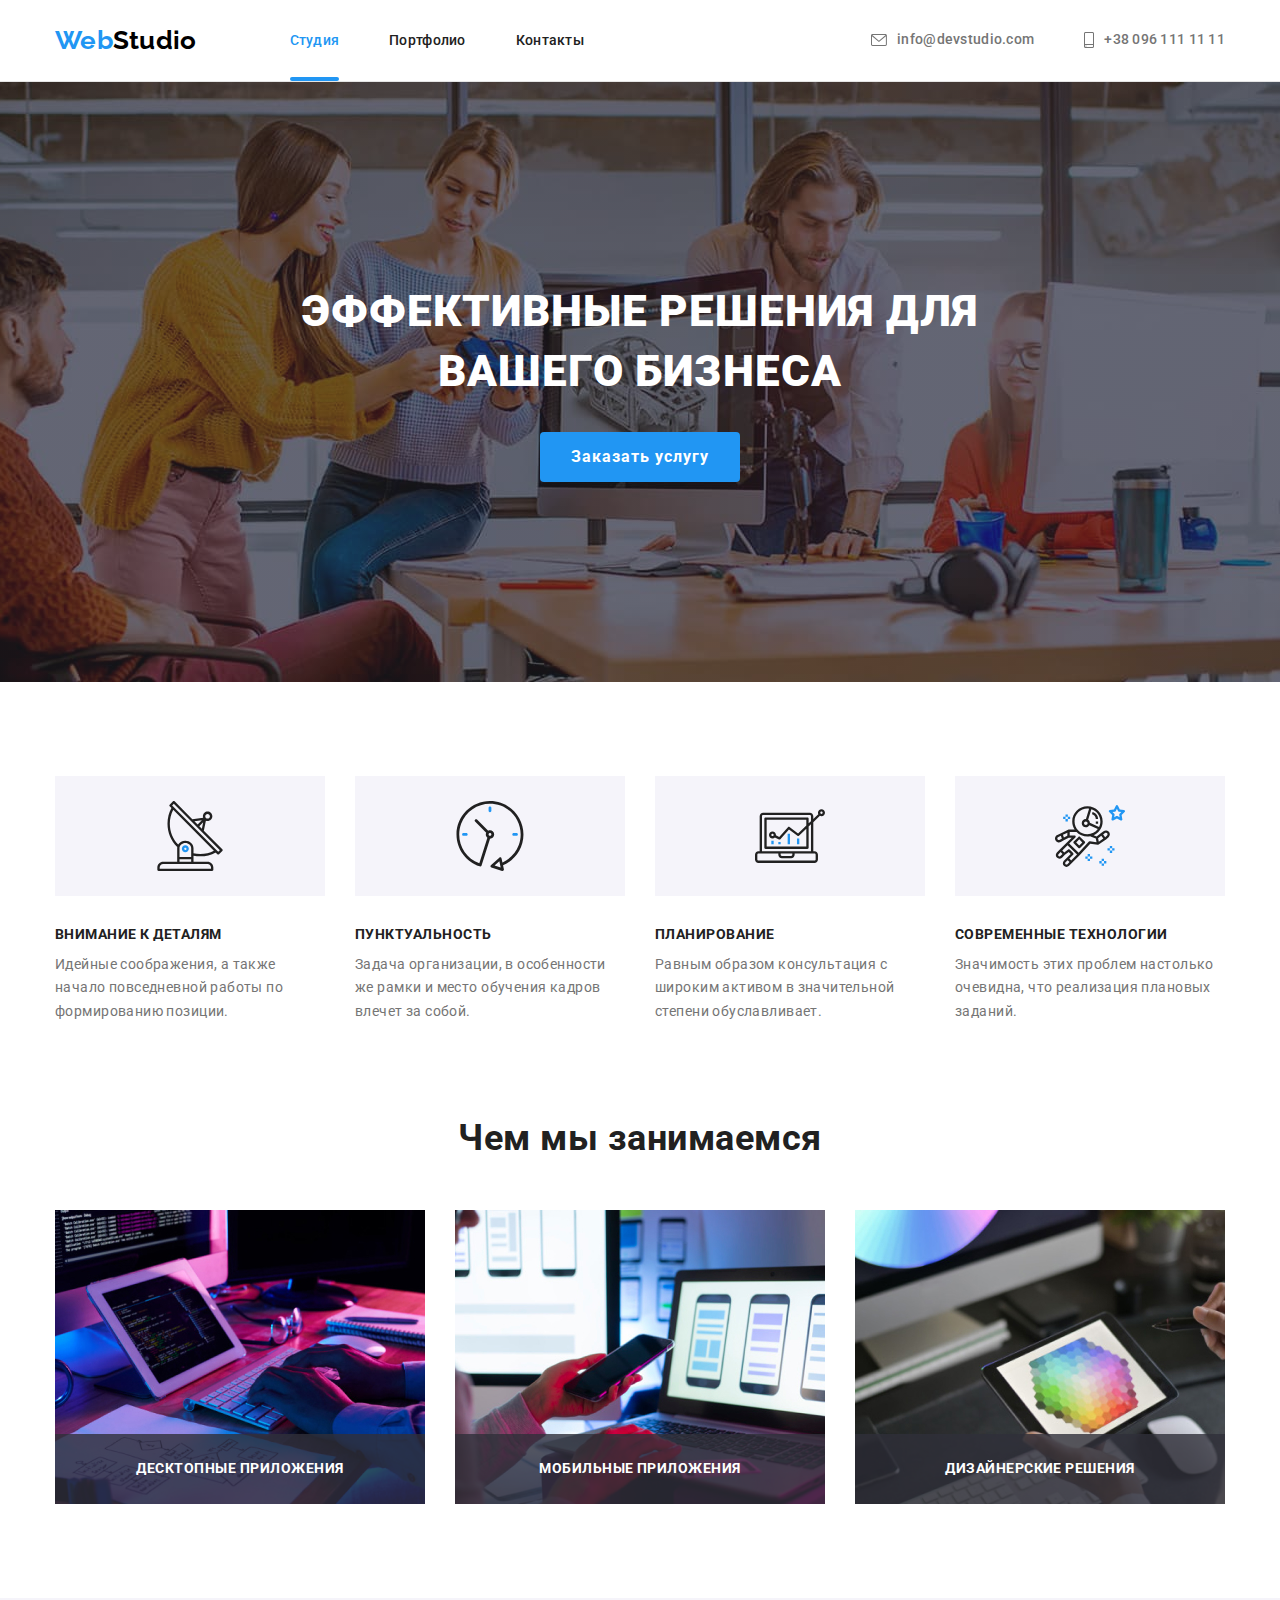
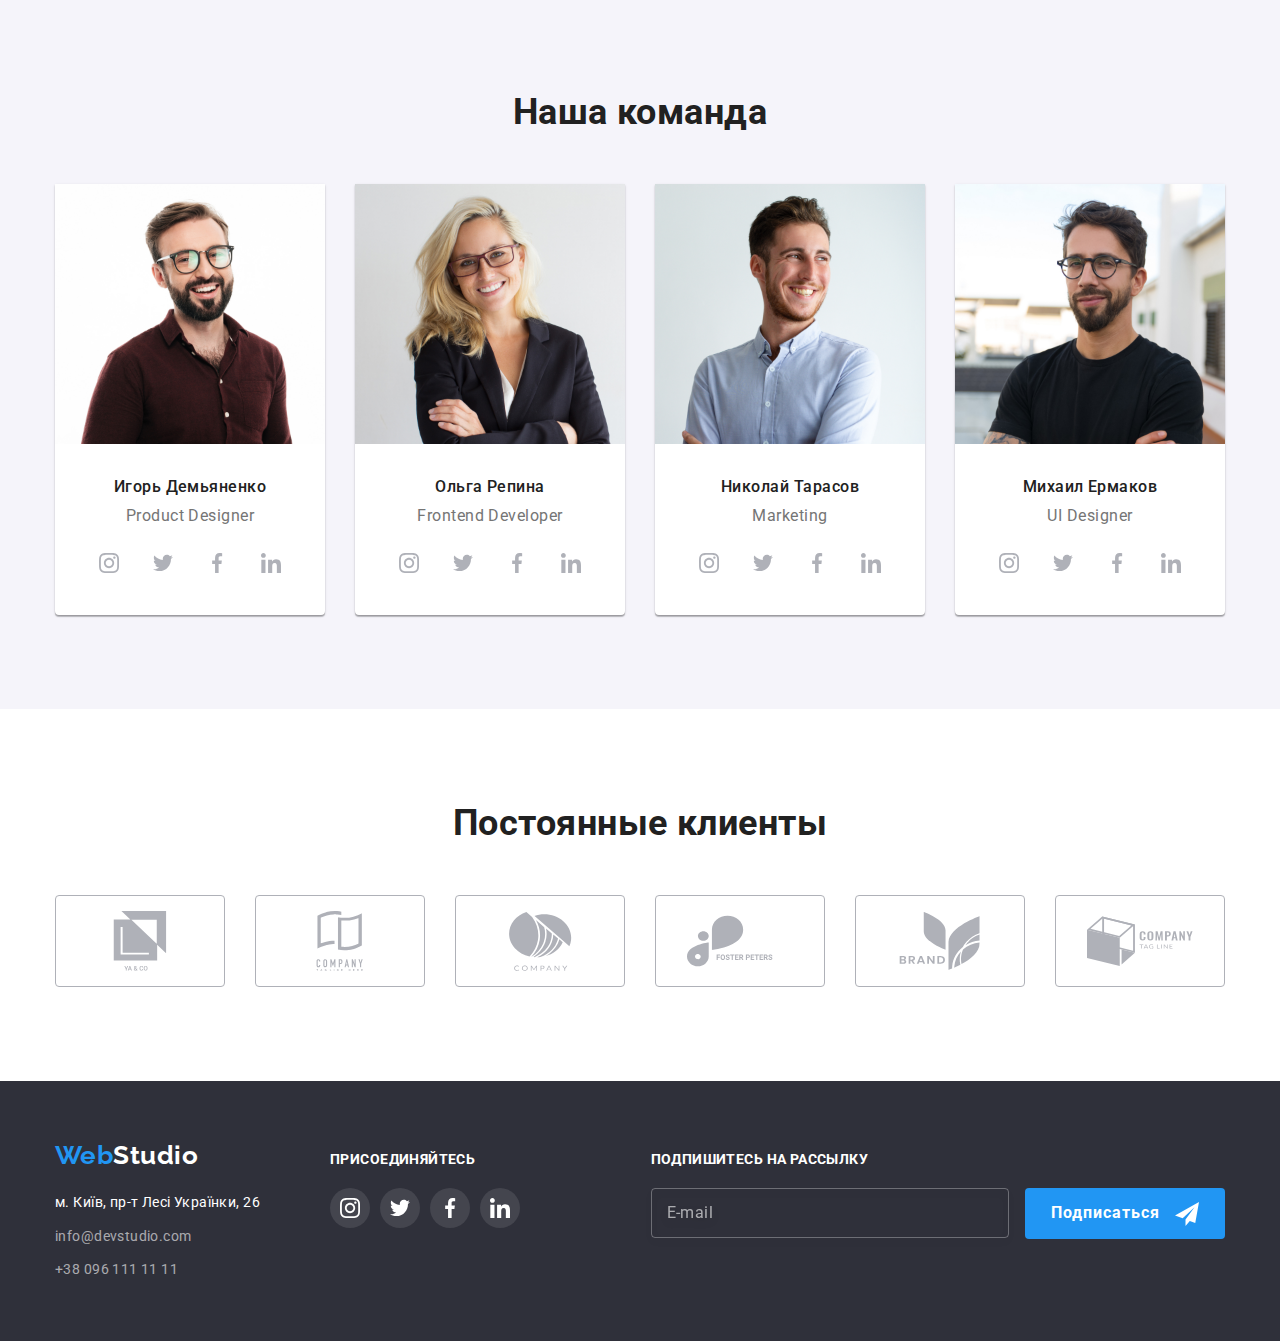
<file: index.html>
<!DOCTYPE html>
<html lang="ru">

<head>
    <meta charset="UTF-8" />
    <meta http-equiv="X-UA-Compatible" content="IE=edge" />
    <meta name="viewport" content="width=device-width, initial-scale=1.0" />
    <link rel="preconnect" href="https://fonts.googleapis.com" />
    <link rel="preconnect" href="https://fonts.gstatic.com" crossorigin />
    <link
        href="https://fonts.googleapis.com/css2?family=Raleway:wght@400;700&family=Roboto:wght@400;500;700;900&display=swap"
        rel="stylesheet" />
    <link rel="stylesheet"
        href="https://cdnjs.cloudflare.com/ajax/libs/modern-normalize/1.0.0/modern-normalize.min.css" />
    <link rel="stylesheet" href="./css/styles.css" />
    <title>Document</title>
</head>

<body>
    <header>
        <div class="container box-header">
            <nav class="navi">
                <a href="./index.html" class="logo item"><span class="accent">Web</span>Studio</a>
                <ul class="navi-item">
                    <li class="item"><a href="./index.html" class="navi-list on-page">Студия</a></li>
                    <li class="item"><a href="./portfolio.html" class="navi-list">Портфолио</a></li>
                    <li class="item"><a href="" class="navi-list">Контакты</a></li>
                </ul>
            </nav>
            <ul class="header-contact">
                <li class="item">
                    <a href="mailto:info@devstudio.com" class="contact-us">
                        <svg class="contact-icon" width="16" height="12">
                            <use href="images/sprite.svg#icon-envelope"></use>
                        </svg>
                        info@devstudio.com</a>
                </li>
                <li class="item">
                    <a href="tel:+380961111111" class="contact-us">
                        <svg class="contact-icon" width="10" height="16">
                            <use href="images/sprite.svg#icon-smartphone"></use>
                        </svg>
                        +38 096 111 11 11</a>
                </li>
            </ul>
        </div>
    </header>
    <main>
        <section class="hero section">
            <div class="container">
                <h1 class="hero-head">Эффективные решения для вашего бизнеса</h1>
                <button type="button" class="order" data-modal-open>Заказать услугу</button>
            </div>
        </section>
        <section class="qualities section no-padding">
            <div class="container">
                <h2 class="display">Основне качества</h2>
                <ul class="flex-box qualities-box">
                    <li class="item">
                        <div class="qualities-picture">
                            <svg class="qualities-svg" width="70" height="70">
                                <use href="images/sprite.svg#icon-antenna"></use>
                            </svg>
                        </div>
                        <h3 class="qualities-heading">Внимание к деталям</h3>
                        <p class="qualities-text">
                            Идейные соображения, а также начало повседневной работы по формированию позиции.
                        </p>
                    </li>
                    <li class="item">
                        <div class="qualities-picture">
                            <svg class="qualities-svg" width="70" height="70">
                                <use href="images/sprite.svg#icon-clock"></use>
                            </svg>
                        </div>
                        <h3 class="qualities-heading">Пунктуальность</h3>
                        <p class="qualities-text">
                            Задача организации, в особенности же рамки и место обучения кадров влечет за собой.
                        </p>
                    </li>
                    <li class="item">
                        <div class="qualities-picture">
                            <svg class="qualities-svg" width="70" height="70">
                                <use href="images/sprite.svg#icon-diagram"></use>
                            </svg>
                        </div>
                        <h3 class="qualities-heading">Планирование</h3>
                        <p class="qualities-text">
                            Равным образом консультация с широким активом в значительной степени обуславливает.
                        </p>
                    </li>
                    <li class="item">
                        <div class="qualities-picture">
                            <svg class="qualities-svg" width="70" height="70">
                                <use href="images/sprite.svg#icon-astronaut"></use>
                            </svg>
                        </div>
                        <h3 class="qualities-heading">Современные технологии</h3>
                        <p class="qualities-text">
                            Значимость этих проблем настолько очевидна, что реализация плановых заданий.
                        </p>
                    </li>
                </ul>
            </div>
        </section>
        <section class="occupation section">
            <div class="container">
                <h2 class="section-heading">Чем мы занимаемся</h2>
                <ul class="flex-box ocupation-box">
                    <li class="item">
                        <img src="./images/img1.jpg" alt="кодинг ночью" width="370" />
                        <p class="oucupation-description">Десктопные приложения</p>
                    </li>
                    <li class="item">
                        <img src="./images/img2.jpg" alt="рука с телефоном" width="370" />
                        <p class="oucupation-description">Мобильные приложения</p>
                    </li>
                    <li class="item">
                        <img src="./images/img3.jpg" alt="рука с планшетом" width="370" />
                        <p class="oucupation-description">Дизайнерские решения</p>
                    </li>
                </ul>
            </div>
        </section>
        <section class="team section">
            <div class="container">
                <h2 class="section-heading">Наша команда</h2>
                <ul class="flex-box">
                    <li class="team-card">
                        <img class="team-photo" src="./images/igor.jpg" alt="фото Игорь Демьяненко" width="270" />
                        <div class="team-description">
                            <h3 class="card-heading">Игорь Демьяненко</h3>
                            <p class="card-text">Product Designer</p>
                            <ul class="flex-box">
                                <li class="team-box-link">
                                    <a class="item" href="" aria-label="instagram">
                                        <svg class="team-svg" width="20" height="20">
                                            <use href="images/sprite.svg#icon-instagram"></use>
                                        </svg>
                                    </a>
                                </li>
                                <li class="team-box-link">
                                    <a class="item" href="" aria-label="twitter">
                                        <svg class="team-svg" width="20" height="20">
                                            <use href="images/sprite.svg#icon-twitter"></use>
                                        </svg>
                                    </a>
                                </li>
                                <li class="team-box-link">
                                    <a class="item" href="" aria-label="facebook">
                                        <svg class="team-svg" width="20" height="20">
                                            <use href="images/sprite.svg#icon-facebook"></use>
                                        </svg>
                                    </a>
                                </li>
                                <li class="team-box-link">
                                    <a class="item" href="" aria-label="linkedin">
                                        <svg class="team-svg" width="20" height="20">
                                            <use href="images/sprite.svg#icon-linkedin"></use>
                                        </svg>
                                    </a>
                                </li>
                            </ul>
                        </div>
                    </li>
                    <li class="team-card">
                        <img class="team-photo" src="./images/olga.jpg" alt="фото Ольга Репина" width="270" />
                        <div class="team-description">
                            <h3 class="card-heading">Ольга Репина</h3>
                            <p class="card-text">Frontend Developer</p>
                            <ul class="flex-box">
                                <li class="team-box-link">
                                    <a class="item" href="" aria-label="instagram">
                                        <svg class="team-svg" width="20" height="20">
                                            <use href="images/sprite.svg#icon-instagram"></use>
                                        </svg>
                                    </a>
                                </li>
                                <li class="team-box-link">
                                    <a class="item" href="" aria-label="twitter">
                                        <svg class="team-svg" width="20" height="20">
                                            <use href="images/sprite.svg#icon-twitter"></use>
                                        </svg>
                                    </a>
                                </li>
                                <li class="team-box-link">
                                    <a class="item" href="" aria-label="facebook">
                                        <svg class="team-svg" width="20" height="20">
                                            <use href="images/sprite.svg#icon-facebook"></use>
                                        </svg>
                                    </a>
                                </li>
                                <li class="team-box-link">
                                    <a class="item" href="" aria-label="linkedin">
                                        <svg class="team-svg" width="20" height="20">
                                            <use href="images/sprite.svg#icon-linkedin"></use>
                                        </svg>
                                    </a>
                                </li>
                            </ul>
                        </div>
                    </li>
                    <li class="team-card">
                        <img class="team-photo" src="./images/nicholas.jpg" alt="фото Николай Тарасов" width="270" />
                        <div class="team-description">
                            <h3 class="card-heading">Николай Тарасов</h3>
                            <p class="card-text">Marketing</p>
                            <ul class="flex-box">
                                <li class="team-box-link">
                                    <a class="item" href="" aria-label="instagram">
                                        <svg class="team-svg" width="20" height="20">
                                            <use href="images/sprite.svg#icon-instagram"></use>
                                        </svg>
                                    </a>
                                </li>
                                <li class="team-box-link">
                                    <a class="item" href="" aria-label="twitter">
                                        <svg class="team-svg" width="20" height="20">
                                            <use href="images/sprite.svg#icon-twitter"></use>
                                        </svg>
                                    </a>
                                </li>
                                <li class="team-box-link">
                                    <a class="item" href="" aria-label="facebook">
                                        <svg class="team-svg" width="20" height="20">
                                            <use href="images/sprite.svg#icon-facebook"></use>
                                        </svg>
                                    </a>
                                </li>
                                <li class="team-box-link">
                                    <a class="item" href="" aria-label="linkedin">
                                        <svg class="team-svg" width="20" height="20">
                                            <use href="images/sprite.svg#icon-linkedin"></use>
                                        </svg>
                                    </a>
                                </li>
                            </ul>
                        </div>
                    </li>
                    <li class="team-card">
                        <img class="team-photo" src="./images/michael.jpg" alt="фото Михаил Ермаков" width="270" />
                        <div class="team-description">
                            <h3 class="card-heading">Михаил Ермаков</h3>
                            <p class="card-text">UI Designer</p>
                            <ul class="flex-box">
                                <li class="team-box-link">
                                    <a class="item" href="" aria-label="instagram">
                                        <svg class="team-svg" width="20" height="20">
                                            <use href="images/sprite.svg#icon-instagram"></use>
                                        </svg>
                                    </a>
                                </li>
                                <li class="team-box-link">
                                    <a class="item" href="" aria-label="twitter">
                                        <svg class="team-svg" width="20" height="20">
                                            <use href="images/sprite.svg#icon-twitter"></use>
                                        </svg>
                                    </a>
                                </li>
                                <li class="team-box-link">
                                    <a class="item" href="" aria-label="facebook">
                                        <svg class="team-svg" width="20" height="20">
                                            <use href="images/sprite.svg#icon-facebook"></use>
                                        </svg>
                                    </a>
                                </li>
                                <li class="team-box-link">
                                    <a class="item" href="" aria-label="linkedin">
                                        <svg class="team-svg" width="20" height="20">
                                            <use href="images/sprite.svg#icon-linkedin"></use>
                                        </svg>
                                    </a>
                                </li>
                            </ul>
                        </div>
                    </li>
                </ul>
            </div>
        </section>
        <section class="clients section">
            <div class="container">
                <h2 class="clients-heading">Постоянные клиенты</h2>
                <ul class="flex-box">
                    <li class="clients-box">
                        <a class="clients-link" href="">
                            <svg class="clients-svg" width="106" height="60">
                                <use href="images/sprite.svg#icon-company1"></use>
                            </svg>
                        </a>
                    </li>
                    <li class="clients-box">
                        <a class="clients-link" href="">
                            <svg class="clients-svg" width="106" height="60">
                                <use href="images/sprite.svg#icon-company2"></use>
                            </svg>
                        </a>
                    </li>
                    <li class="clients-box">
                        <a class="clients-link" href="">
                            <svg class="clients-svg" width="106" height="60">
                                <use href="images/sprite.svg#icon-company3"></use>
                            </svg>
                        </a>
                    </li>
                    <li class="clients-box">
                        <a class="clients-link" href="">
                            <svg class="clients-svg" width="106" height="60">
                                <use href="images/sprite.svg#icon-company4"></use>
                            </svg>
                        </a>
                    </li>
                    <li class="clients-box">
                        <a class="clients-link" href="">
                            <svg class="clients-svg" width="106" height="60">
                                <use href="images/sprite.svg#icon-company5"></use>
                            </svg>
                        </a>
                    </li>
                    <li class="clients-box">
                        <a class="clients-link" href="">
                            <svg class="clients-svg" width="106" height="60">
                                <use href="images/sprite.svg#icon-company6"></use>
                            </svg>
                        </a>
                    </li>
                </ul>
            </div>
        </section>
    </main>
    <footer>
        <div class="container">
            <div class="f-links-main">
                <div class="footer-contact">
                    <a href="./index.html" class="logo"><span class="accent">Web</span>Studio</a>
                    <address class="adress">
                        <ul>
                            <li class="item">
                                <a href="https://www.google.com/maps" target="_blank" rel="noopener noreferrer"
                                    class="maps">м. Київ, пр-т Лесі Українки, 26</a>
                            </li>
                            <li class="item">
                                <a href="mailto:info@devstudio.com" class="contact-us">info@devstudio.com</a>
                            </li>
                            <li class="item">
                                <a href="tel:+380961111111" class="contact-us">+38 096 111 11 11</a>
                            </li>
                        </ul>
                    </address>
                </div>
                <div class="connect">
                    <h2 class="connect-heading">присоединяйтесь</h2>
                    <ul class="connect-box">
                        <li class="footer-social">
                            <a class="connect-links" href="" aria-label="instagram">
                                <svg width="20" height="20">
                                    <use href="images/sprite.svg#icon-instagram"></use>
                                </svg>
                            </a>
                        </li>
                        <li class="footer-social">
                            <a class="connect-links" href="" aria-label="twitte">
                                <svg width="20" height="20">
                                    <use href="images/sprite.svg#icon-twitter"></use>
                                </svg>
                            </a>
                        </li>
                        <li class="footer-social">
                            <a class="connect-links" href="" aria-label="facebook">
                                <svg width="20" height="20">
                                    <use href="images/sprite.svg#icon-facebook"></use>
                                </svg>
                            </a>
                        </li>
                        <li class="footer-social">
                            <a class="connect-links" href="" aria-label="linkedin">
                                <svg width="20" height="20">
                                    <use href="images/sprite.svg#icon-linkedin"></use>
                                </svg>
                            </a>
                        </li>
                    </ul>
                </div>
                <div class="subscribe">
                    <h2 class="subscribe-heading">Подпишитесь на рассылку</h2>
                    <div class="subscribe-box">
                        <form>
                            <input class="input-email" type="email" name="email" id="mail" placeholder="E-mail"
                                required />
                            <button class="sub-btn" type="submit">Подписаться
                                <svg class="sub-icon" width="24" height="24">
                                    <use href="images/sprite.svg#icon-icon-send"></use>
                                </svg>
                            </button>
                        </form>
                    </div>
                </div>
            </div>
        </div>
    </footer>
    <div class="back-drop is-hidden" data-modal>
        <div class="modal">
            <h2 class="modal-heading">Оставьте свои данные, мы вам перезвоним</h2>
            <button type="button" class="modal-close" data-modal-close>
                <svg width="10" height="10">
                    <use href="images/sprite.svg#icon-close"></use>
                </svg>
            </button>
            <form class="modal-form">
                <ul class="item">
                    <li class="form-box">
                        <label class="form-name" for="name">Имя</label>
                        <input class="form-input" type="text" name="name" id="name" required>
                        <svg class="form-svg" width="18" height="18">
                            <use href="images/sprite.svg#icon-person"></use>
                        </svg>
                    </li>
                    <li class="form-box">
                        <label class="form-name" for="tel">Телефон</label>
                        <input class="form-input" type="tel" name="tel" id="tel" required>
                        <svg class="form-svg" width="18" height="18">
                            <use href="images/sprite.svg#icon-phone"></use>
                        </svg>
                    </li>
                    <li class="form-box">
                        <label class="form-name" for="mail">Почта</label>
                        <input class="form-input" type="email" name="mail" id="tel" required>
                        <svg class="form-svg" width="18" height="18">
                            <use href="images/sprite.svg#icon-email"></use>
                        </svg>
                    </li>
                    <li class="form-box">
                        <label class="form-name" for="text">Комментарий</label>
                        <textarea class="form-input box" name="text" id="text" placeholder="Введите текст"></textarea>
                    </li>
                </ul>
                <div class="form-check">
                    <input class="display form-checkbox" type="checkbox" name="" id="licence">
                    <label class="check-name" for="licence" required>
                        <svg class="check-svg" width="11" height="8">
                            <use href="images/sprite.svg#icon-check"></use>
                        </svg>Соглашаюсь с рассылкой и принимаю <a href="">Условия
                            договора</a>
                    </label>

                    <button class="modal-button" type="submit">Отправить</button>
                </div>

            </form>
        </div>
    </div>
    <script src="./js/modal.js"></script>
</body>

</html>
</file>
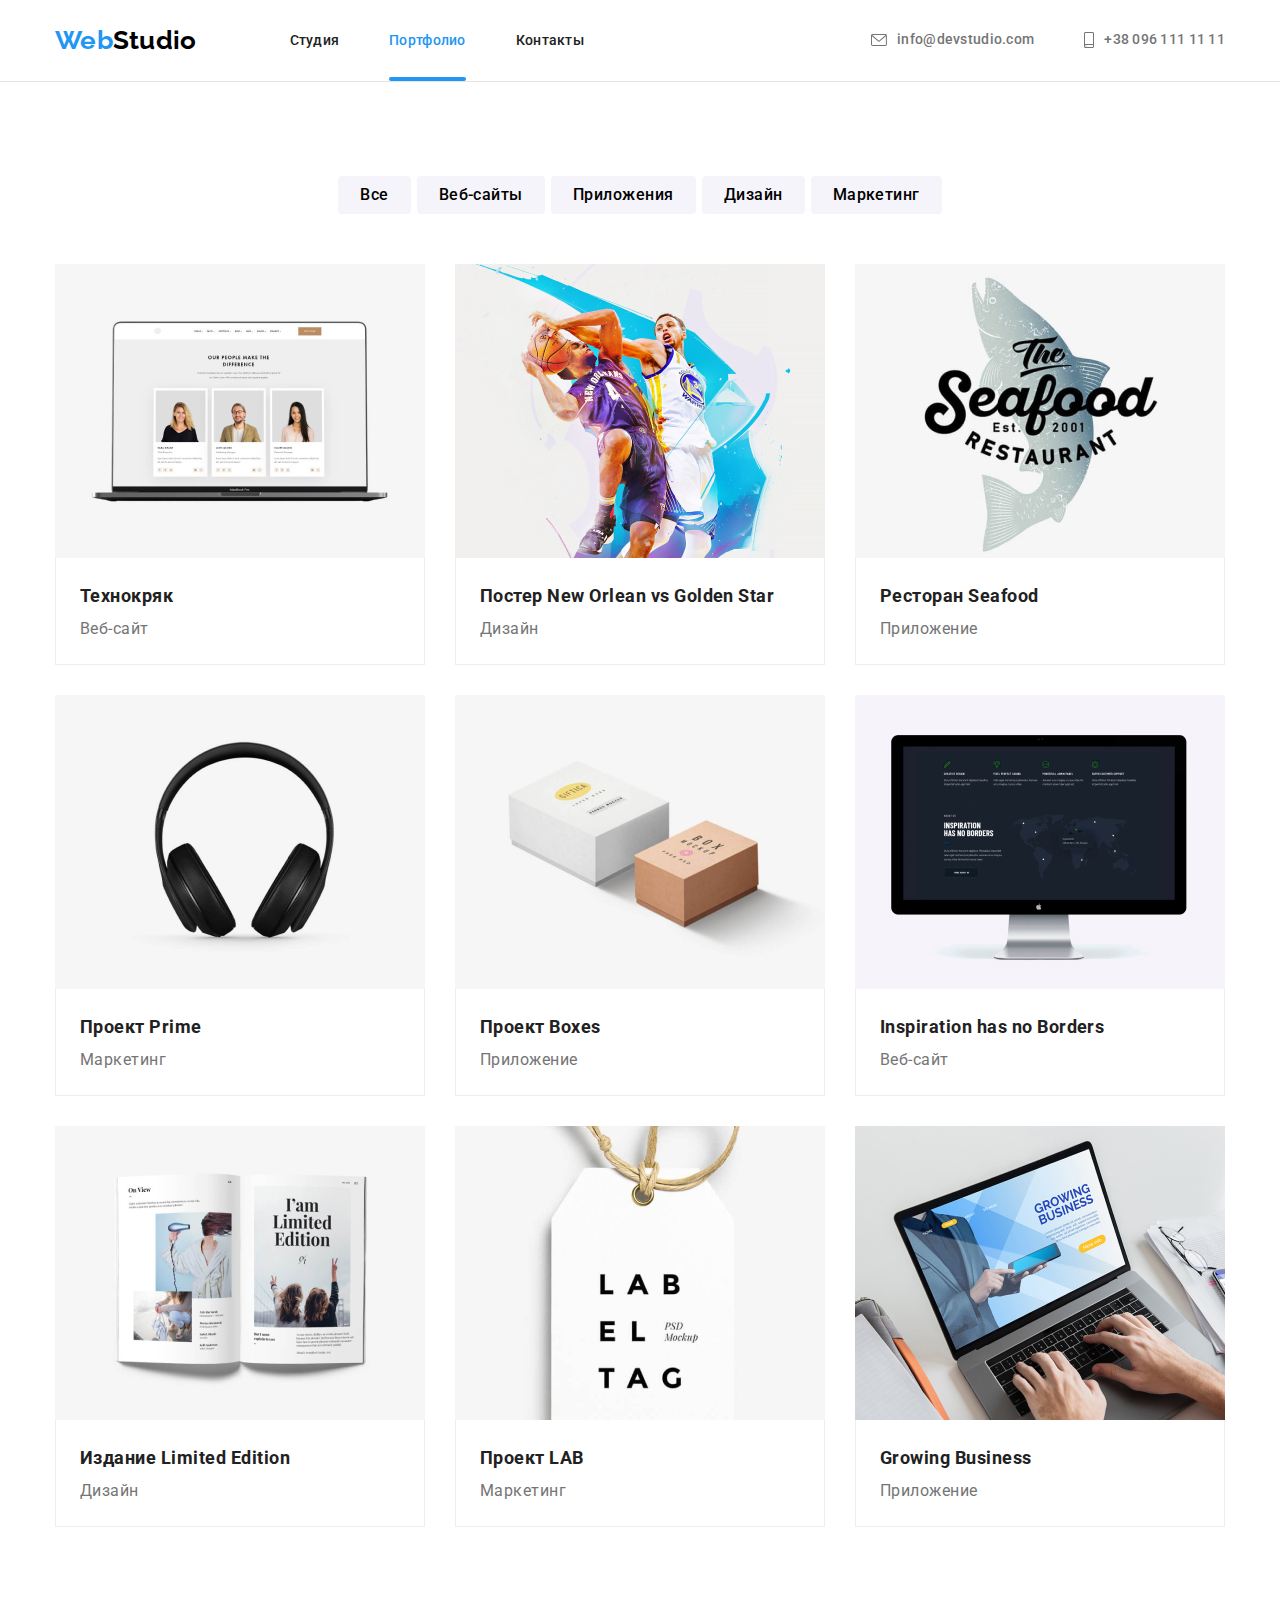
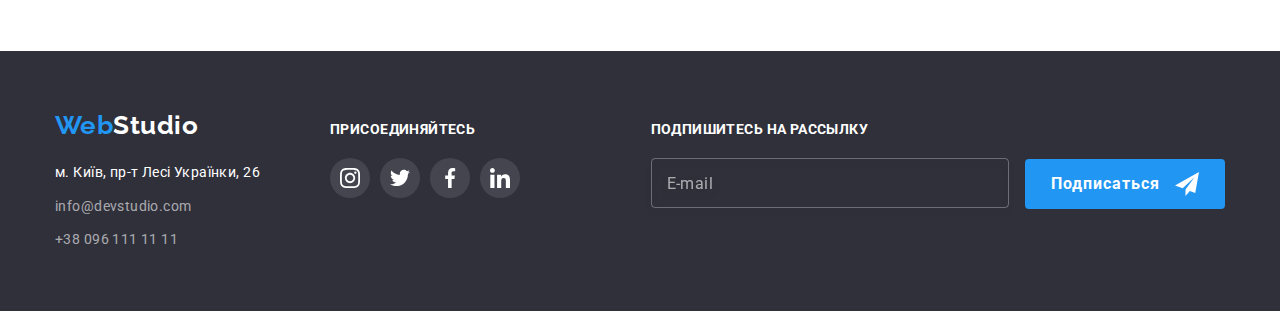
<file: portfolio.html>
<!DOCTYPE html>
<html lang="ru">

<head>
  <meta charset="UTF-8" />
  <meta http-equiv="X-UA-Compatible" content="IE=edge" />
  <meta name="viewport" content="width=device-width, initial-scale=1.0" />
  <link rel="preconnect" href="https://fonts.googleapis.com" />
  <link rel="preconnect" href="https://fonts.gstatic.com" crossorigin />
  <link
    href="https://fonts.googleapis.com/css2?family=Raleway:wght@400;700&family=Roboto:wght@400;500;700;900&display=swap"
    rel="stylesheet" />
  <link rel="stylesheet"
    href="https://cdnjs.cloudflare.com/ajax/libs/modern-normalize/1.0.0/modern-normalize.min.css" />
  <link rel="stylesheet" href="./css/styles.css" />
  <title>Document</title>
</head>

<body>
  <header>
    <div class="container box-header">
      <nav class="navi">
        <a href="./index.html" class="logo item"><span class="accent">Web</span>Studio</a>
        <ul class="navi-item">
          <li class="item"><a href="./index.html" class="navi-list">Студия</a></li>
          <li class="item"><a href="./portfolio.html" class="navi-list on-page">Портфолио</a></li>
          <li class="item"><a href="" class="navi-list">Контакты</a></li>
        </ul>
      </nav>
      <ul class="header-contact">
        <li class="item">
          <a href="mailto:info@devstudio.com" class="contact-us">
            <svg class="contact-icon" width="16" height="12">
              <use href="images/sprite.svg#icon-envelope"></use>
            </svg>
            info@devstudio.com</a>
        </li>
        <li class="item">
          <a href="tel:+380961111111" class="contact-us">
            <svg class="contact-icon" width="10" height="16">
              <use href="images/sprite.svg#icon-smartphone"></use>
            </svg>
            +38 096 111 11 11</a>
        </li>
      </ul>
    </div>
  </header>
  <main>
    <section class="portfolio section">
      <div class="container">
        <h1 class="display">Портфолио</h1>
        <ul class="filter">
          <li class="item"><button type="button" class="filter-buttun">Все</button></li>
          <li class="item"><button type="button" class="filter-buttun">Веб-сайты</button></li>
          <li class="item"><button type="button" class="filter-buttun">Приложения</button></li>
          <li class="item"><button type="button" class="filter-buttun">Дизайн</button></li>
          <li class="item"><button type="button" class="filter-buttun">Маркетинг</button></li>
        </ul>
        <ul class="work-box">
          <li class="portfolio-box">
            <div class="portfolio-overlay">
              <img class="portfolio-img" src="./images/technohryak.jpg" alt="Скриншот экрана с готовым сайтом"
                width="370" />
              <div class="overlay-text">
                <p>Ресурс предлагает комплексные предложения с разным уровнем функционала и сервисов. Все это позволит
                  посетителю получить
                  исчерпывающие сведения о компании или частном лице.</p>
              </div>
            </div>
            <div class="box-description">
              <h2 class="portfolio-heading">Технокряк</h2>
              <p class="portfolio-text">Веб-сайт</p>
            </div>
          </li>
          <li class="portfolio-box">
            <div class="portfolio-overlay">
              <img class="portfolio-img" src="./images/poster-new-orlean.jpg" alt="Постер к матчу нового орлеана"
                width="370" />
              <div class="overlay-text">
                <p>Ресурс предлагает комплексные предложения с разным уровнем функционала и сервисов. Все это позволит
                  посетителю получить
                  исчерпывающие сведения о компании или частном лице.</p>
              </div>
            </div>
            <div class="box-description">
              <h2 class="portfolio-heading">Постер New Orlean vs Golden Star</h2>
              <p class="portfolio-text">Дизайн</p>
            </div>
          </li>
          <li class="portfolio-box">
            <div class="portfolio-overlay">
              <img class="portfolio-img" src="./images/seafood.jpg" alt="Логотип приложения сиафуд" width="370" />
              <div class="overlay-text">
                <p>Ресурс предлагает комплексные предложения с разным уровнем функционала и сервисов. Все это позволит
                  посетителю получить
                  исчерпывающие сведения о компании или частном лице.</p>
              </div>
            </div>
            <div class="box-description">
              <h2 class="portfolio-heading">Ресторан Seafood</h2>
              <p class="portfolio-text">Приложение</p>
            </div>
          </li>
          <li class="portfolio-box">
            <div class="portfolio-overlay">
              <img class="portfolio-img" src="./images/project-prime.jpg" alt="Постер проэкта Прайм" width="370" />
              <div class="overlay-text">
                <p>Ресурс предлагает комплексные предложения с разным уровнем функционала и сервисов. Все это позволит
                  посетителю получить
                  исчерпывающие сведения о компании или частном лице.</p>
              </div>
            </div>
            <div class="box-description">
              <h2 class="portfolio-heading">Проект Prime</h2>
              <p class="portfolio-text">Маркетинг</p>
            </div>
          </li>
          <li class="portfolio-box">
            <div class="portfolio-overlay">
              <img class="portfolio-img" src="./images/project-boxes.jpg" alt="Постер проэкта Боксес" width="370" />
              <div class="overlay-text">
                <p>Ресурс предлагает комплексные предложения с разным уровнем функционала и сервисов. Все это позволит
                  посетителю получить
                  исчерпывающие сведения о компании или частном лице.</p>
              </div>
            </div>
            <div class="box-description">
              <h2 class="portfolio-heading">Проект Boxes</h2>
              <p class="portfolio-text">Приложение</p>
            </div>
          </li>
          <li class="portfolio-box">
            <div class="portfolio-overlay">
              <img class="portfolio-img" src="./images/inspiration.jpg" alt="Скриншот какого то вэб сайта"
                width="370" />
              <div class="overlay-text">
                <p>Ресурс предлагает комплексные предложения с разным уровнем функционала и сервисов. Все это позволит
                  посетителю получить
                  исчерпывающие сведения о компании или частном лице.</p>
              </div>
            </div>
            <div class="box-description">
              <h2 class="portfolio-heading">Inspiration has no Borders</h2>
              <p class="portfolio-text">Веб-сайт</p>
            </div>
          </li>
          <li class="portfolio-box">
            <div class="portfolio-overlay">
              <img class="portfolio-img" src="./images/edition-limited.jpg" alt="Страница из журнала" width="370" />
              <div class="overlay-text">
                <p>Ресурс предлагает комплексные предложения с разным уровнем функционала и сервисов. Все это позволит
                  посетителю получить
                  исчерпывающие сведения о компании или частном лице.</p>
              </div>
            </div>
            <div class="box-description">
              <h2 class="portfolio-heading">Издание Limited Edition</h2>
              <p class="portfolio-text">Дизайн</p>
            </div>
          </li>
          <li class="portfolio-box">
            <div class="portfolio-overlay">
              <img class="portfolio-img" src="./images/project-lab.jpg" alt="Бирка с надписью проэкта" width="370" />
              <div class="overlay-text">
                <p>Ресурс предлагает комплексные предложения с разным уровнем функционала и сервисов. Все это позволит
                  посетителю получить
                  исчерпывающие сведения о компании или частном лице.</p>
              </div>
            </div>
            <div class="box-description">
              <h2 class="portfolio-heading">Проект LAB</h2>
              <p class="portfolio-text">Маркетинг</p>
            </div>
          </li>
          <li class="portfolio-box">
            <div class="portfolio-overlay">
              <img class="portfolio-img" src="./images/growing.jpg" alt="Человек работает с приложением" width="370" />
              <div class="overlay-text">
                <p>Ресурс предлагает комплексные предложения с разным уровнем функционала и сервисов. Все это позволит
                  посетителю получить
                  исчерпывающие сведения о компании или частном лице.</p>
              </div>
            </div>
            <div class="box-description">
              <h2 class="portfolio-heading">Growing Business</h2>
              <p class="portfolio-text">Приложение</p>
            </div>
          </li>
        </ul>
      </div>
    </section>
  </main>
  <footer>
    <div class="container">
      <div class="f-links-main">
        <div class="footer-contact">
          <a href="./index.html" class="logo"><span class="accent">Web</span>Studio</a>
          <address class="adress">
            <ul>
              <li class="item">
                <a href="https://www.google.com/maps" target="_blank" rel="noopener noreferrer" class="maps">м. Київ,
                  пр-т
                  Лесі Українки, 26</a>
              </li>
              <li class="item">
                <a href="mailto:info@devstudio.com" class="contact-us">info@devstudio.com</a>
              </li>
              <li class="item">
                <a href="tel:+380961111111" class="contact-us">+38 096 111 11 11</a>
              </li>
            </ul>
          </address>
        </div>
        <div class="connect">
          <h2 class="connect-heading">присоединяйтесь</h2>
          <ul class="connect-box">
            <li class="footer-social">
              <a class="connect-links" href="" aria-label="instagram">
                <svg width="20" height="20">
                  <use href="images/sprite.svg#icon-instagram"></use>
                </svg>
              </a>
            </li>
            <li class="footer-social">
              <a class="connect-links" href="" aria-label="twitte">
                <svg width="20" height="20">
                  <use href="images/sprite.svg#icon-twitter"></use>
                </svg>
              </a>
            </li>
            <li class="footer-social">
              <a class="connect-links" href="" aria-label="facebook">
                <svg width="20" height="20">
                  <use href="images/sprite.svg#icon-facebook"></use>
                </svg>
              </a>
            </li>
            <li class="footer-social">
              <a class="connect-links" href="" aria-label="linkedin">
                <svg width="20" height="20">
                  <use href="images/sprite.svg#icon-linkedin"></use>
                </svg>
              </a>
            </li>
          </ul>
        </div>
        <div class="subscribe">
          <h2 class="subscribe-heading">Подпишитесь на рассылку</h2>
          <div class="subscribe-box">
            <form>
              <input class="input-email" type="email" name="email" id="mail" placeholder="E-mail" required />
              <button class="sub-btn" type="submit">Подписаться
                <svg class="sub-icon" width="24" height="24">
                  <use href="images/sprite.svg#icon-icon-send"></use>
                </svg>
              </button>
            </form>
          </div>
        </div>
      </div>
    </div>
  </footer>
</body>

</html>
</file>
<file: css/styles.css>
:root {
  --main-haeding-color: #ffffff;
  --accent-color: #2196f3;
  --logo-color: #000000;
  --heading-color: #212121;
  --text-color: #757575;
  --block-color: #f5f4fa;
  --footer-color: #2f303a;
  --footer-contact: rgba(255, 255, 255, 0.6);
  --blackout: rgba(47, 48, 58, 0.4);
  --link: #afb1b8;
}

/* общие классы*/
body {
  font-family: 'Roboto', sans-serif;
  color: var(--text-color);
  letter-spacing: 0.03em;
}

ul {
  list-style: none;
  margin-top: 0;
  margin-bottom: 0;
  padding-left: 0;
}

.section-heading,
.qualities-heading,
.portfolio-heading,
.card-heading,
.clients-heading,
.navi .navi-list {
  color: var(--heading-color);
}

.container {
  max-width: 1200px;
  margin: 0 auto;
  padding-left: 15px;
  padding-right: 15px;
}

h1,
h2,
h3,
p {
  margin-top: 0;
  margin-bottom: 0;
}

.section {
  padding-top: 94px;
  padding-bottom: 94px;
}

.flex-box {
  display: flex;
}

/* начало */
header {
  border-bottom: 1px solid #e5e5e5;
}

.logo {
  font-family: 'Raleway', sans-serif;
  font-size: 26px;
  font-weight: 700;
  text-decoration: none;
}
.navi>.item {
  margin-right: 93px;
}
.navi .logo {
  color: var(--logo-color);
}

.logo .accent {
  color: var(--accent-color);
}

/* nav */
.box-header {
  display: flex;
  align-items: center;

  font-size: 14px;
  font-weight: 500;
}

.navi {
  display: flex;
  align-items: center;

  letter-spacing: 0.02em;
}

.navi .navi-item {
  display: flex;
}

.navi-item > .item {
  position: relative;

  margin-right: 50px;
  padding-top: 32px;
  padding-bottom: 32px;
}

.navi-item > .item:last-child {
  margin-right: 0px;
}

.navi-item .navi-list {
  line-height: 1.14;
  text-decoration: none;

  transition: color 250ms cubic-bezier(0.4, 0, 0.2, 1);
}

.navi-item .navi-list:hover,
.navi-item .navi-list:focus {
  color: var(--accent-color);
}

.navi .on-page {
  color: var(--accent-color);
}
.navi .on-page::after {
  content: '';

  position: absolute;
  left: 0;
  bottom: 0;
  display: block;

  width: 100%;
  height: 4px;
  background-color: var(--accent-color);

  border-radius: 2px;
}
/* контакты хедер */
.header-contact {
  display: flex;
  margin-left: auto;
}

.contact-us {
  display: flex;
  align-items: center;

  color: var(--text-color);
  text-decoration: none;

  font-size: 14px;
  letter-spacing: 0.02em;
  line-height: 1.14;

  transition: color 250ms cubic-bezier(0.4, 0, 0.2, 1);
}

.contact-us:focus,
.contact-us:hover {
  color: var(--accent-color);
  fill: currentColor;
}

.header-contact > .item {
  margin-right: 50px;
  fill: currentColor;
}

.header-contact > .item:last-child {
  margin-right: 0px;
}

.header-contact .contact-icon {
  fill: currentColor;

  margin-right: 10px;
}

/* hero */
.hero {
  background-color: var(--footer-color);
  background-image: linear-gradient(var(--blackout), var(--blackout)), url(../images/img-hero.jpg);
  background-repeat: no-repeat;
  background-position: center;
  background-size: 1600px;
  letter-spacing: 0.06em;
  text-align: center;
  padding: 200px 0;
}

.hero .hero-head {
  max-width: 696px;
  margin-left: auto;
  margin-right: auto;
  margin-top: 0;
  margin-bottom: 30px;

  color: var(--main-haeding-color);
  text-align: center;
  font-weight: 900;
  font-size: 44px;
  line-height: 1.36;
  text-transform: uppercase;
}

.hero .order,
.sub-btn,
.modal-button {
  min-width: 200px;
  padding: 10px 10px;
  border-radius: 4px;
  border: 1px solid transparent;

  color: var(--main-haeding-color);
  background-color: var(--accent-color);
  font-family: inherit;
  font-weight: 700;
  font-size: 16px;
  line-height: 1.8;
  letter-spacing: 0.06em;
  cursor: pointer;
}

/* основные качества */
.display {
  position: absolute;
  width: 1px;
  height: 1px;
  margin: -1px;
  border: 0;
  padding: 0;

  white-space: nowrap;
  clip-path: inset(100%);
  clip: rect(0 0 0 0);
  overflow: hidden;
}

.no-padding {
  padding-bottom: 0px;
}

.qualities-box .qualities-picture {
  display: flex;
  align-items: center;
  justify-content: center;

  width: 270px;
  height: 120px;
  background-color: #f5f4fa;

  margin-bottom: 30px;
}

.qualities-heading {
  margin-bottom: 10px;

  font-weight: 700;
  font-size: 14px;
  text-transform: uppercase;
}

.qualities-text {
  font-weight: 400;
  font-size: 14px;
  line-height: 1.71;
  letter-spacing: 0.03em;
}

.qualities-box > .item {
  max-width: 270px;
  margin-right: 30px;
}

.qualities-box > .item:last-child {
  margin-right: 0px;
}

/* Чем мы занимаемся */

.section-heading {
  margin-bottom: 50px;

  font-weight: 700;
  font-size: 36px;
  text-align: center;
  line-height: 1.16;
}

.ocupation-box > .item {
  position: relative;

  margin-right: 30px;
}

.ocupation-box > .item:last-child {
  margin-right: 0px;
}
.ocupation-box img {
  display: block;
}
.oucupation-description {
  position: absolute;
  left: 0;
  bottom: 0;

  width: 100%;
  padding: 27px 0;

  text-align: center;
  text-transform: uppercase;
  font-weight: 700;
  font-size: 14px;
  line-height: 1.14;
  color: var(--main-haeding-color);

  background-color: rgba(47, 48, 58, 0.8);
}

/* наша команда */
.team {
  background-color: var(--block-color);
}

.team-card {
  margin-right: 30px;

  background-color: var(--main-haeding-color);
  box-shadow: 0px 1px 3px rgba(0, 0, 0, 0.12), 0px 1px 1px rgba(0, 0, 0, 0.14),
    0px 2px 1px rgba(0, 0, 0, 0.2);
  border-radius: 0px 0px 4px 4px;
  text-align: center;
}

.team-card:last-child {
  margin-right: 0px;
}

.team-description {
  padding: 30px 0;
}

.team-description > .flex-box {
  justify-content: center;
}

.team-card .card-heading {
  margin-bottom: 10px;

  font-weight: 500;
  font-size: 16px;
}

.team-card .card-text {
  margin-bottom: 16px;
  font-weight: 400;
  font-size: 16px;
}

.team-box-link {
  margin-right: 10px;
}

.team-card .team-box-link:last-child {
  margin-right: 0px;
}

.team-box-link > .item {
  display: flex;
  justify-content: center;
  align-items: center;
  width: 44px;
  height: 44px;
  color: var(--link);
  fill: currentColor;
  border-radius: 50px;

  transition: background-color 250ms cubic-bezier(0.4, 0, 0.2, 1);
}

.team-box-link > .item:hover,
.team-box-link > .item:focus {
  background-color: var(--accent-color);
  fill: var(--main-haeding-color);
}

/*  наши клиенты */

.clients .clients-heading {
  margin-bottom: 50px;

  font-weight: 700;
  font-size: 36px;
  line-height: 1.16;
  text-align: center;
}

.clients-link {
  display: flex;
  justify-content: center;
  align-items: center;
  width: 170px;
  height: 92px;
  color: var(--link);

  border: 1px solid var(--link);
  border-radius: 4px;

  transition: border-color 250ms cubic-bezier(0.4, 0, 0.2, 1),
    color 250ms cubic-bezier(0.4, 0, 0.2, 1);
}

.clients-box .clients-svg {
  fill: currentColor;
}

.clients-box:not(:last-child) {
  margin-right: 30px;
}

.clients-link:hover,
.clients-link:focus {
  border-color: var(--accent-color);
  color: var(--accent-color);
}
/* modal */
.back-drop {
  position: fixed;
  top: 0;
  left: 0;

  width: 100%;
  height: 100%;
  background-color: rgba(0, 0, 0, 0.2);
  transition: opacity 250ms cubic-bezier(0.4, 0, 0.2, 1), visibility 250ms cubic-bezier(0.4, 0, 0.2, 1) ;
}

.back-drop.is-hidden {
  pointer-events: all;
  opacity: 0;
  visibility: hidden;
}

.modal {
  position: absolute;
  top: 50%;
  left: 50%;

  padding: 40px;
  transform: translate(-50%, -50%);

  background-color: white;
}
.modal > .modal-heading{
  margin-bottom: 12px;

  font-weight: 700;
  font-size: 20px;
  line-height: 23px;
  text-align: center;
  letter-spacing: 0.03em;
  color: #212121;
}
.modal > .modal-close {
  position: absolute;
  top: 8px;
  right: 8px;

  display: flex;
  justify-content: center;
  align-items: center;

  width: 30px;
  height: 30px;


  border-radius: 30px;
  border: 1px solid rgba(0, 0, 0, 0.1);
  background-color: transparent;
  cursor: pointer;

  transition: fill 250ms cubic-bezier(0.4, 0, 0.2, 1);
  
}
.modal>.modal-close:focus,
.modal>.modal-close:hover{
  fill: var(--accent-color);
}
.modal-form > .item{
  margin-bottom: 20px;
}
.form-box{
  position: relative;

  display: flex;
  flex-direction: column;
  justify-content: center;
  margin-bottom: 10px;
}
.form-name{
  font-size: 12px;
  line-height: 1.16;
  letter-spacing: 0.01em;

  margin-bottom: 4px;
  
}
.form-input{
  padding: 10px 42px;
  width: 100%;

  border: 1px solid rgba(33, 33, 33, 0.2);
  border-radius: 4px;
  transition: border-color 250ms cubic-bezier(0.4, 0, 0.2, 1);
}
.form-input:hover,
.form-input:focus{
  border-color: var(--accent-color);
 
}
.form-box > .form-svg{
  position: absolute;
  top: 50%;
  left: 12px;
  transition: fill 250ms cubic-bezier(0.4, 0, 0.2, 1);
}
.form-input:hover ~ .form-svg,
.form-input:focus ~ .form-svg{
  fill: var(--accent-color);
}

.form-box > .box{
  min-height: 120px;
  padding: 12px 16px;
  resize: none;
}
.form-input > .box::placeholder{
  font-size: 14px;
  line-height: 1.16;
  letter-spacing: 0.01em;
  
  color: rgba(117, 117, 117, 0.5);
}
.form-check {
  display: flex;
  flex-direction: column;
  justify-content: center;
  align-items: center;

}
.form-check .check-name{
    display: flex;
    align-items: center;
    font-size: 14px;
    line-height: 1.71;
    letter-spacing: 0.03em;
    color: var(--text-color);
    margin-bottom: 30px;
}
.check-name > a{
  color: var(--accent-color);
}
.check-name > .check-svg{
    width: 16px;
    height: 16px;
    margin-right: 8px;
    border: 2px solid black;
    transition: background-color 250ms cubic-bezier(0.4, 0, 0.2, 1)
}
.form-checkbox:checked ~ .check-name>.check-svg{
  background-color: var(--accent-color);
  border: none;
}
/* footer */
footer {
  background-color: var(--footer-color);
  padding: 60px 0;
}

.f-links-main {
  display: flex;
  align-items: baseline;
}

.footer-contact {
  margin-right: 70px;
}

.footer-contact > .logo {
  display: inline-block;
  margin-bottom: 20px;
}

.adress {
  font-style: normal;
}

.adress .item {
  margin-bottom: 9px;
}

.adress .item:last-child {
  margin-bottom: 0px;
}

.footer-contact {
  font-weight: 400;
}

.footer-contact .logo {
  color: var(--main-haeding-color);
}

.footer-contact .maps {
  font-weight: 400;
  font-size: 14px;
  line-height: 1.71;
  letter-spacing: 0.03em;

  color: var(--main-haeding-color);
  text-decoration: none;
}

.footer-contact .contact-us {
  color: var(--footer-contact);
  font-weight: 400;
  line-height: 24px;
  letter-spacing: 0.03em;
}

.connect .connect-heading,
.subscribe-heading {
  margin-bottom: 20px;

  font-weight: 700;
  font-size: 14px;
  line-height: 1.14;
  letter-spacing: 0.03em;
  text-transform: uppercase;
  color: var(--main-haeding-color);
}

.connect-box {
  display: flex;
}

.connect-box .footer-social:not(:last-child) {
  margin-right: 10px;
}

.footer-social .connect-links {
  display: flex;
  justify-content: center;
  align-items: center;
  width: 40px;
  height: 40px;

  color: var(--main-haeding-color);
  fill: currentColor;
  background-color: rgba(255, 255, 255, 0.1);
  border-radius: 50px;

  transition: background-color 250ms cubic-bezier(0.4, 0, 0.2, 1);
}

.footer-social .connect-links:hover,
.footer-social .connect-links:focus {
  background-color: var(--accent-color);
}
/* subscrible */
.subscribe{
  margin-left: auto;
}

.input-email{
  width: 358px;
  height: 50px;
  padding: 16px 15px;
  margin-right: 12px;

  background-color: transparent;
  border: 1px solid rgba(255, 255, 255, 0.3);
  filter: drop-shadow(0px 4px 4px rgba(0, 0, 0, 0.15));
  border-radius: 4px;
  color: #ffffff;
}
.input-email::placeholder{
  font-size: 16px;
  line-height:1.25;
  letter-spacing: 0.03em;
  color: rgba(255, 255, 255, 0.6);
}

.sub-icon{
  margin-left: 10px;
  vertical-align: middle;
}

/* портфолио */
.portfolio .filter {
  display: flex;
  justify-content: center;
  margin-bottom: 50px;
}

.filter > .item {
  margin-right: 6px;
}

.filter > .item:last-child {
  margin-right: 0px;
}

.filter .filter-buttun {
  padding: 6px 22px;

  background-color: var(--block-color);
  border-radius: 4px;
  border: none;

  font-weight: 500;
  font-size: 16px;
  line-height: 1.62;
  text-align: center;
  letter-spacing: 0.03em;
  font-family: inherit;
  cursor: pointer;

  transition: color 250ms cubic-bezier(0.4, 0, 0.2, 1),
    background-color 250ms cubic-bezier(0.4, 0, 0.2, 1),
    box-shadow 250ms cubic-bezier(0.4, 0, 0.2, 1);
}

.portfolio .filter-buttun:hover,
.portfolio .filter-buttun:focus {
  color: var(--main-haeding-color);
  background-color: var(--accent-color);
  box-shadow: 0px 3px 1px rgba(0, 0, 0, 0.1), 0px 1px 2px rgba(0, 0, 0, 0.08),
    0px 2px 2px rgba(0, 0, 0, 0.12);
}

/* боксы портфолио */
.work-box {
  display: flex;
  flex-wrap: wrap;
}

.portfolio-box {
  width: calc((100% - 2 * 30px) / 3);
  margin-right: 30px;
  margin-bottom: 30px;

  transition: box-shadow 250ms cubic-bezier(0.4, 0, 0.2, 1);
}

.portfolio-overlay{
  position: relative;
  overflow: hidden;
}
.portfolio-overlay .overlay-text{
  position: absolute;
  
  width: 100%;
  height: 100%;
  background-color: var(--accent-color);
  opacity: 0.9;
  padding: 63px 24px;

  transform: translateY(0);
  transition: transform 250ms cubic-bezier(0.4, 0, 0.2, 1);
  }

.overlay-text > p{
  font-weight: 400;
  font-size: 18px;
  line-height: 1.56;
  letter-spacing: 0.03em;
  color: var(--main-haeding-color);
}

.portfolio-box:hover {
  box-shadow: 0px 1px 1px rgba(0, 0, 0, 0.12), 0px 4px 4px rgba(0, 0, 0, 0.06),
    1px 4px 6px rgba(0, 0, 0, 0.16);
}
.portfolio-box:hover .overlay-text{
  transform: translateY(-100%);
}

.portfolio-box:nth-child(3n + 3) {
  margin-right: 0px;
}

.portfolio-box .portfolio-img {
  display: block;
}

.portfolio-box .box-description {
  padding: 20px 24px;
  border: 1px solid #eeeeee;
  border-top: none;
}

.box-description .portfolio-heading {
  font-weight: 700;
  font-size: 18px;
  line-height: 2;
}

.box-description .portfolio-text {
  font-size: 16px;
  line-height: 1.88;
}
</file>
